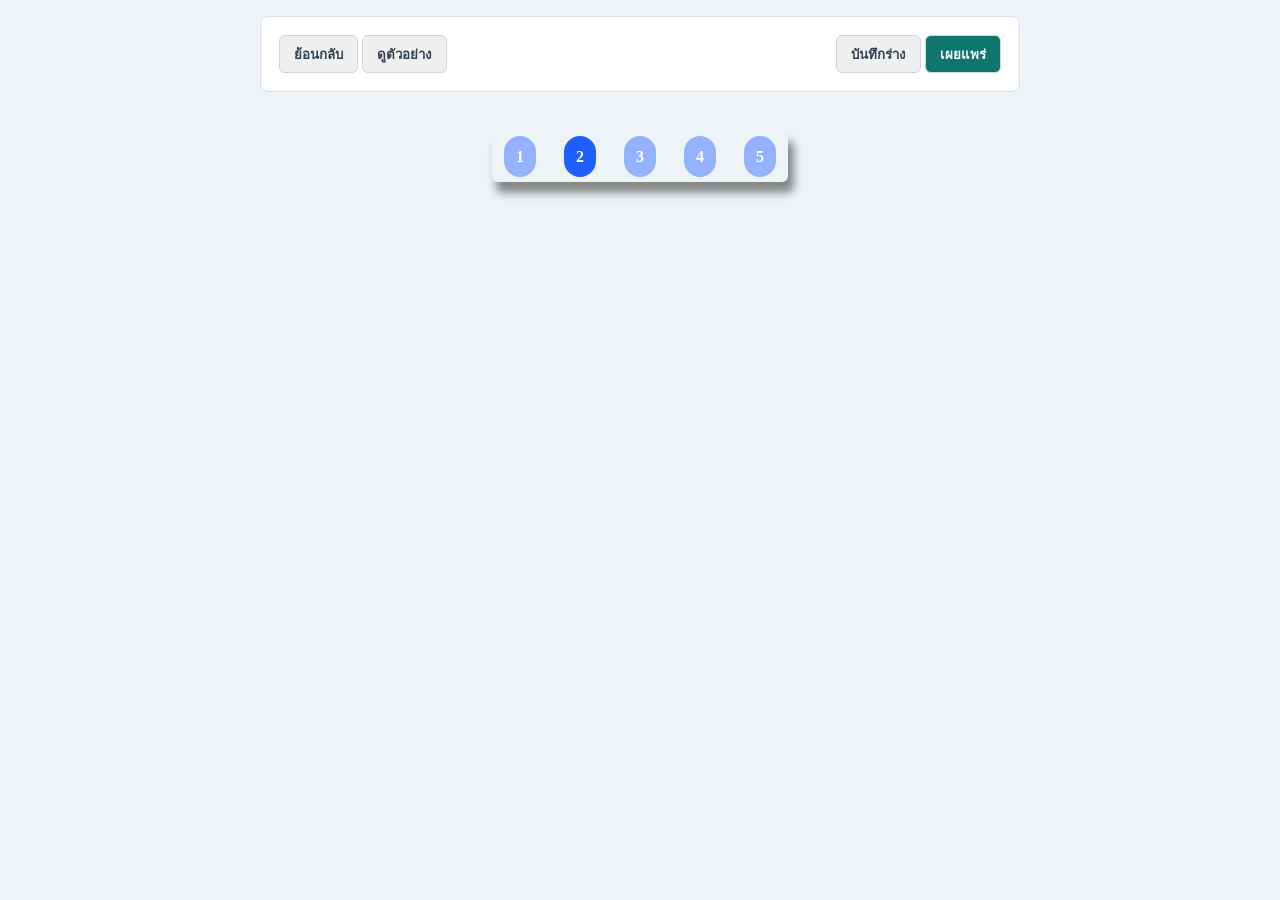
<file: Workshop2.html>
<!doctype html>
<html lang="en">
  <head>
    <meta charset="UTF-8" />
    <meta name="viewport" content="width=device-width, initial-scale=1.0" />
    <title>Workshop 2: Action Bar</title>
    <link rel="stylesheet" href="./Workshop2.css" />
  </head>
  <body>
    <div class="panel">
      <div class="action-bar">
        <div class="action-group">
          <button>ย้อนกลับ</button>
          <button>ดูตัวอย่าง</button>
        </div>

        <div class="action-group">
          <button class="secondary">บันทึกร่าง</button>
          <button class="primary">เผยแพร่</button>
        </div>
      </div>
    </div>

    <div class="page-container">
      <div class="pagination">
        <a class="page" href="./index.html">1</a>
        <a class="page active" href="./Workshop2.html">2</a>
        <a class="page" href="./Workshop3.html">3</a>
        <a class="page" href="./Workshop4.html">4</a>
        <a class="page" href="./Workshop5.html">5</a>
      </div>
    </div>
  </body>
</html>
</file>
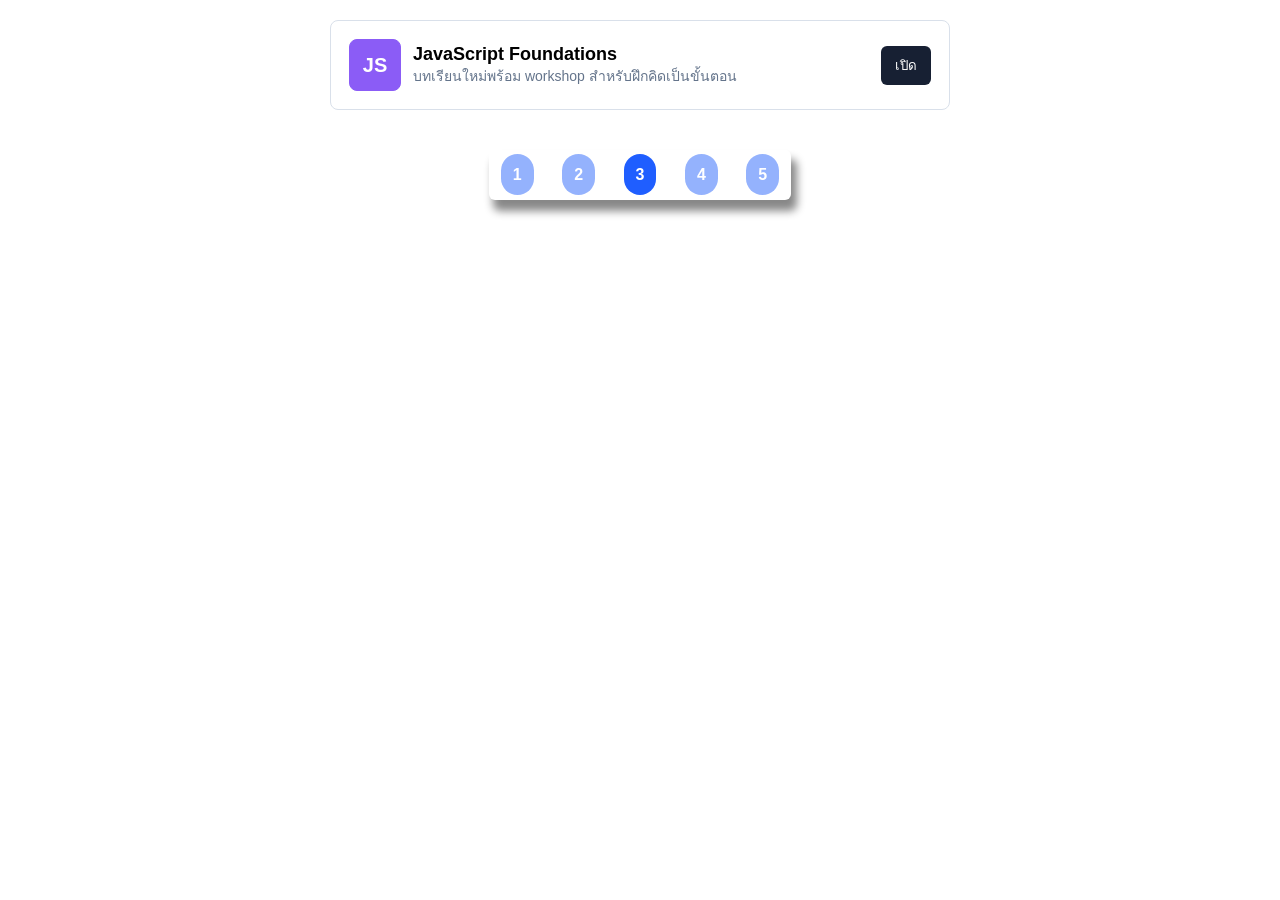
<file: Workshop3.html>
<!doctype html>
<html lang="en">
  <head>
    <meta charset="UTF-8" />
    <meta name="viewport" content="width=device-width, initial-scale=1.0" />
    <title>Workshop 3: Media Object</title>
    <link rel="stylesheet" href="./Workshop3.css" />
  </head>
  <body>
    <article class="media">
      <div class="avatar">JS</div>

      <div class="media__content">
        <p class="media__title">JavaScript Foundations</p>
        <p class="media__meta">
          บทเรียนใหม่พร้อม workshop สำหรับฝึกคิดเป็นขั้นตอน
        </p>
      </div>

      <button class="media__action">เปิด</button>
    </article>

    <div class="page-container">
      <div class="pagination">
        <a class="page" href="./index.html">1</a>
        <a class="page" href="./Workshop2.html">2</a>
        <a class="page active" href="./Workshop3.html">3</a>
        <a class="page" href="./Workshop4.html">4</a>
        <a class="page" href="./Workshop5.html">5</a>
      </div>
    </div>
  </body>
</html>
</file>
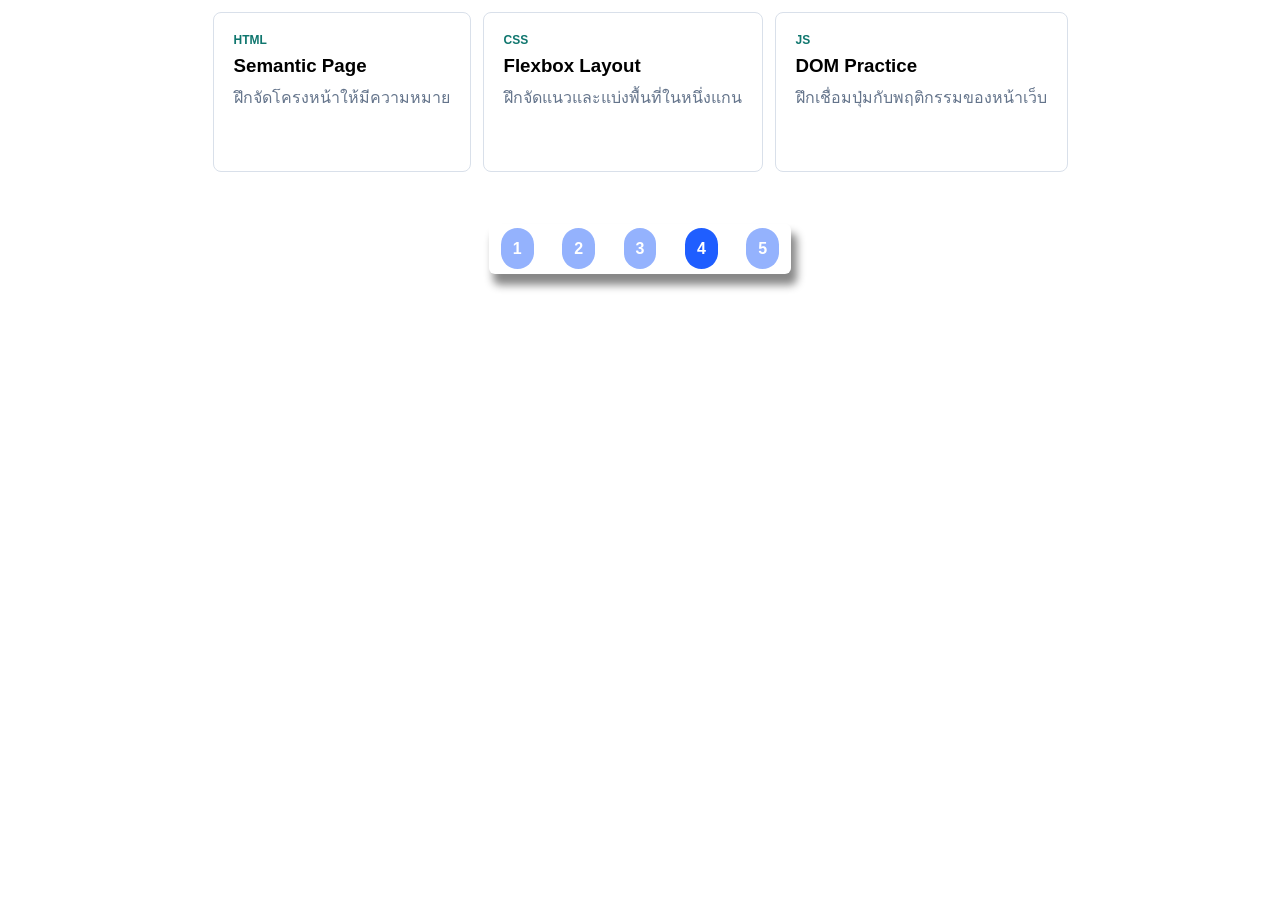
<file: Workshop4.html>
<!doctype html>
<html lang="en">
  <head>
    <meta charset="UTF-8" />
    <meta name="viewport" content="width=device-width, initial-scale=1.0" />
    <title>Workshop 4: Responsive Card Row</title>
    <link rel="stylesheet" href="./Workshop4.css" />
  </head>
  <body>
    <section class="card-list">
      <article class="card">
        <p class="card__eyebrow">HTML</p>
        <h3>Semantic Page</h3>
        <p>ฝึกจัดโครงหน้าให้มีความหมาย</p>
      </article>

      <article class="card">
        <p class="card__eyebrow">CSS</p>
        <h3>Flexbox Layout</h3>
        <p>ฝึกจัดแนวและแบ่งพื้นที่ในหนึ่งแกน</p>
      </article>

      <article class="card">
        <p class="card__eyebrow">JS</p>
        <h3>DOM Practice</h3>
        <p>ฝึกเชื่อมปุ่มกับพฤติกรรมของหน้าเว็บ</p>
      </article>
    </section>

    <div class="page-container">
      <div class="pagination">
        <a class="page" href="./index.html">1</a>
        <a class="page" href="./Workshop2.html">2</a>
        <a class="page" href="./Workshop3.html">3</a>
        <a class="page active" href="./Workshop4.html">4</a>
        <a class="page" href="./Workshop5.html">5</a>
      </div>
    </div>
  </body>
</html>
</file>
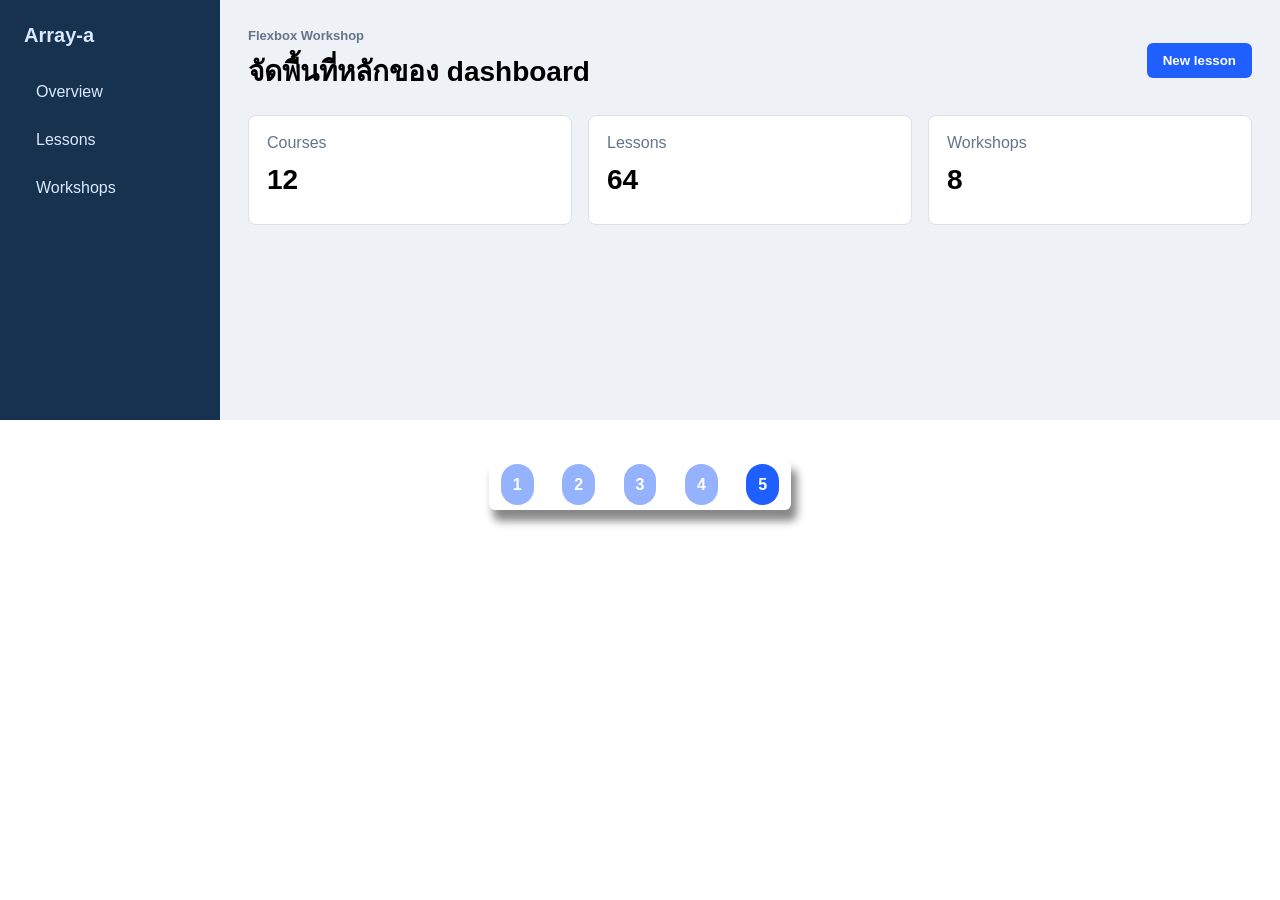
<file: Workshop5.html>
<!doctype html>
<html lang="en">
  <head>
    <meta charset="UTF-8" />
    <meta name="viewport" content="width=device-width, initial-scale=1.0" />
    <title>Workshop 5: Dashboard Shell</title>
    <link rel="stylesheet" href="./Workshop5.css" />
  </head>
  <body>
    <main class="dashboard">
      <aside class="sidebar">
        <p class="logo">Array-a</p>
        <a href="#">Overview</a>
        <a href="#">Lessons</a>
        <a href="#">Workshops</a>
      </aside>

      <section class="main">
        <div class="topbar">
          <div>
            <p class="label">Flexbox Workshop</p>
            <h1>จัดพื้นที่หลักของ dashboard</h1>
          </div>
          <button>New lesson</button>
        </div>

        <div class="summary">
          <article>Courses<br /><strong>12</strong></article>
          <article>Lessons<br /><strong>64</strong></article>
          <article>Workshops<br /><strong>8</strong></article>
        </div>
      </section>
    </main>

    <div class="page-container">
      <div class="pagination">
        <a class="page" href="./index.html">1</a>
        <a class="page" href="./Workshop2.html">2</a>
        <a class="page" href="./Workshop3.html">3</a>
        <a class="page" href="./Workshop4.html">4</a>
        <a class="page active" href="./Workshop5.html">5</a>
      </div>
    </div>
  </body>
</html>
</file>
<file: Workshop2.css>
* {
  box-sizing: border-box;
  padding: 0;
  margin: 0;
}

body {
  margin: 16px;
  text-align: center;
  background-color: #eef3f7;
}

button {
  height: 38px;
  padding: 0 14px;
  color: #334155;
  border: 1px solid #cbd5e1;
  border-radius: 6px;
  font-weight: 700;
}

.panel {
  background-color: white;
  border: 1px solid #d7dee8;
  padding: 18px;
  border-radius: 8px;
  width: 760px;
  margin: 0 auto;
}

.action-bar {
  display: flex;
  justify-content: space-between;
}

.primary {
  color: white;
  background-color: #0f766e;
}

/* PAGINATION */
.page-container {
  display: flex;
  justify-content: center;
}

.pagination {
  display: inline-block;
  margin-top: 40px;
  padding: 16px 0;
  border-radius: 6px;
  height: 50px;
  box-shadow: 5px 10px 8px 1px #888888;
}

.pagination .page {
  text-decoration: none;
  background-color: #94b2fd;
  color: white;
  padding: 12px;
  border-radius: 50px;
  margin: 12px;
  font-weight: 700;
}
.pagination .active {
  background-color: #1f5eff;
}

.pagination a:hover {
  background-color: #1f5eff;
}
</file>
<file: Workshop3.css>
* {
  box-sizing: border-box;
  margin: 0;
  padding: 0;
  font-family: Arial, sans-serif;
}

body {
  margin: 20px;
}

.media {
  display: flex;
  align-items: center;
  border: 1px solid #d9e0ea;
  border-radius: 8px;
  margin: 0 auto;
  padding: 18px;
  justify-content: space-between;
  gap: 12px;
  width: 620px;
}

.avatar {
  display: flex;
  border: 1px solid #8b5cf6;
  background-color: #8b5cf6;
  border-radius: 8px;
  width: 52px;
  height: 52px;
  justify-content: center;
  align-items: center;
  color: white;
  font-size: 20px;
  font-weight: 700;
}

.media__action {
  background-color: #172033;
  color: white;
  padding: 9px 14px;
  border-radius: 6px;
  border: 0;
}

.media__content {
  text-align: start;
  flex: 1;
}

.media__title {
  font-weight: 700;
  font-size: 18px;
}

.media__meta {
  color: #64748b;
  font-size: 14px;
}

/* PAGINATION */
.page-container {
  display: flex;
  justify-content: center;
}

.pagination {
  display: inline-block;
  margin-top: 40px;
  padding: 16px 0;
  border-radius: 6px;
  height: 50px;
  box-shadow: 5px 10px 8px 1px #888888;
}

.pagination .page {
  text-decoration: none;
  background-color: #94b2fd;
  color: white;
  padding: 12px;
  border-radius: 50px;
  margin: 12px;
  font-weight: 700;
}
.pagination .active {
  background-color: #1f5eff;
}

.pagination a:hover {
  background-color: #1f5eff;
}
</file>
<file: Workshop4.css>
* {
  box-sizing: border-box;
  margin: 0;
  padding: 0;
  font-family: Arial, Helvetica, sans-serif;
}

.card-list {
  display: flex;
  gap: 12px;
  padding: 12px;
  justify-content: center;
}

.card {
  padding: 20px;
  border: 1px solid #d9e0ea;
  border-radius: 8px;
  height: 160px;
}

.card p:last-child {
  color: #64748b;
  margin-top: 8px;
}

.card__eyebrow {
  color: #0f766e;
  font-size: 12px;
  font-weight: 800;
  margin-bottom: 8px;
}

/* PAGINATION */
.page-container {
  display: flex;
  justify-content: center;
}

.pagination {
  display: inline-block;
  margin-top: 40px;
  padding: 16px 0;
  border-radius: 6px;
  height: 50px;
  box-shadow: 5px 10px 8px 1px #888888;
}

.pagination .page {
  text-decoration: none;
  background-color: #94b2fd;
  color: white;
  padding: 12px;
  border-radius: 50px;
  margin: 12px;
  font-weight: 700;
}
.pagination .active {
  background-color: #1f5eff;
}

.pagination a:hover {
  background-color: #1f5eff;
}
</file>
<file: Workshop5.css>
* {
  box-sizing: border-box;
  padding: 0;
  margin: 0;
  font-family: Arial, Helvetica, sans-serif;
}

a {
  text-decoration: none;
  color: #dbeafe;
}

.dashboard {
  display: flex;
  min-height: 420px;
}

.sidebar {
  display: flex;
  flex-direction: column;
  flex: 0 0 220px;
  gap: 10px;
  padding: 24px;
  color: #dbeafe;
  background-color: #16324f;
}

.sidebar a {
  padding: 10px 12px;
}

.logo {
  margin-bottom: 16px;
  font-size: 20px;
  font-weight: 800;
}

.main {
  display: flex;
  flex-direction: column;
  flex: 1;
  padding: 28px;
  background-color: #eef2f6;
}

.topbar {
  display: flex;
  justify-content: space-between;
  gap: 20px;
  margin-bottom: 22px;
  align-items: center;
}

.label {
  color: #64748b;
  font-size: 13px;
  font-weight: 800;
}

h1 {
  margin-top: 6px;
  font-size: 28px;
}

button {
  padding: 10px 16px;
  color: white;
  font-weight: 700;
  background-color: #1f5eff;
  border: 0;
  border-radius: 6px;
}

.summary {
  display: flex;
  gap: 16px;
}

article {
  background-color: white;
  border: 1px solid #d9e0ea;
  padding: 18px;
  border-radius: 8px;
  color: #64748b;
  flex: 1;
  height: 110px;
}

strong {
  display: block;
  margin-top: 12px;
  color: black;
  font-size: 28px;
}

/* PAGINATION */
.page-container {
  display: flex;
  justify-content: center;
}

.pagination {
  display: inline-block;
  margin-top: 40px;
  padding: 16px 0;
  border-radius: 6px;
  height: 50px;
  box-shadow: 5px 10px 8px 1px #888888;
}

.pagination .page {
  text-decoration: none;
  background-color: #94b2fd;
  color: white;
  padding: 12px;
  border-radius: 50px;
  margin: 12px;
  font-weight: 700;
}
.pagination .active {
  background-color: #1f5eff;
}

.pagination a:hover {
  background-color: #1f5eff;
}
</file>
